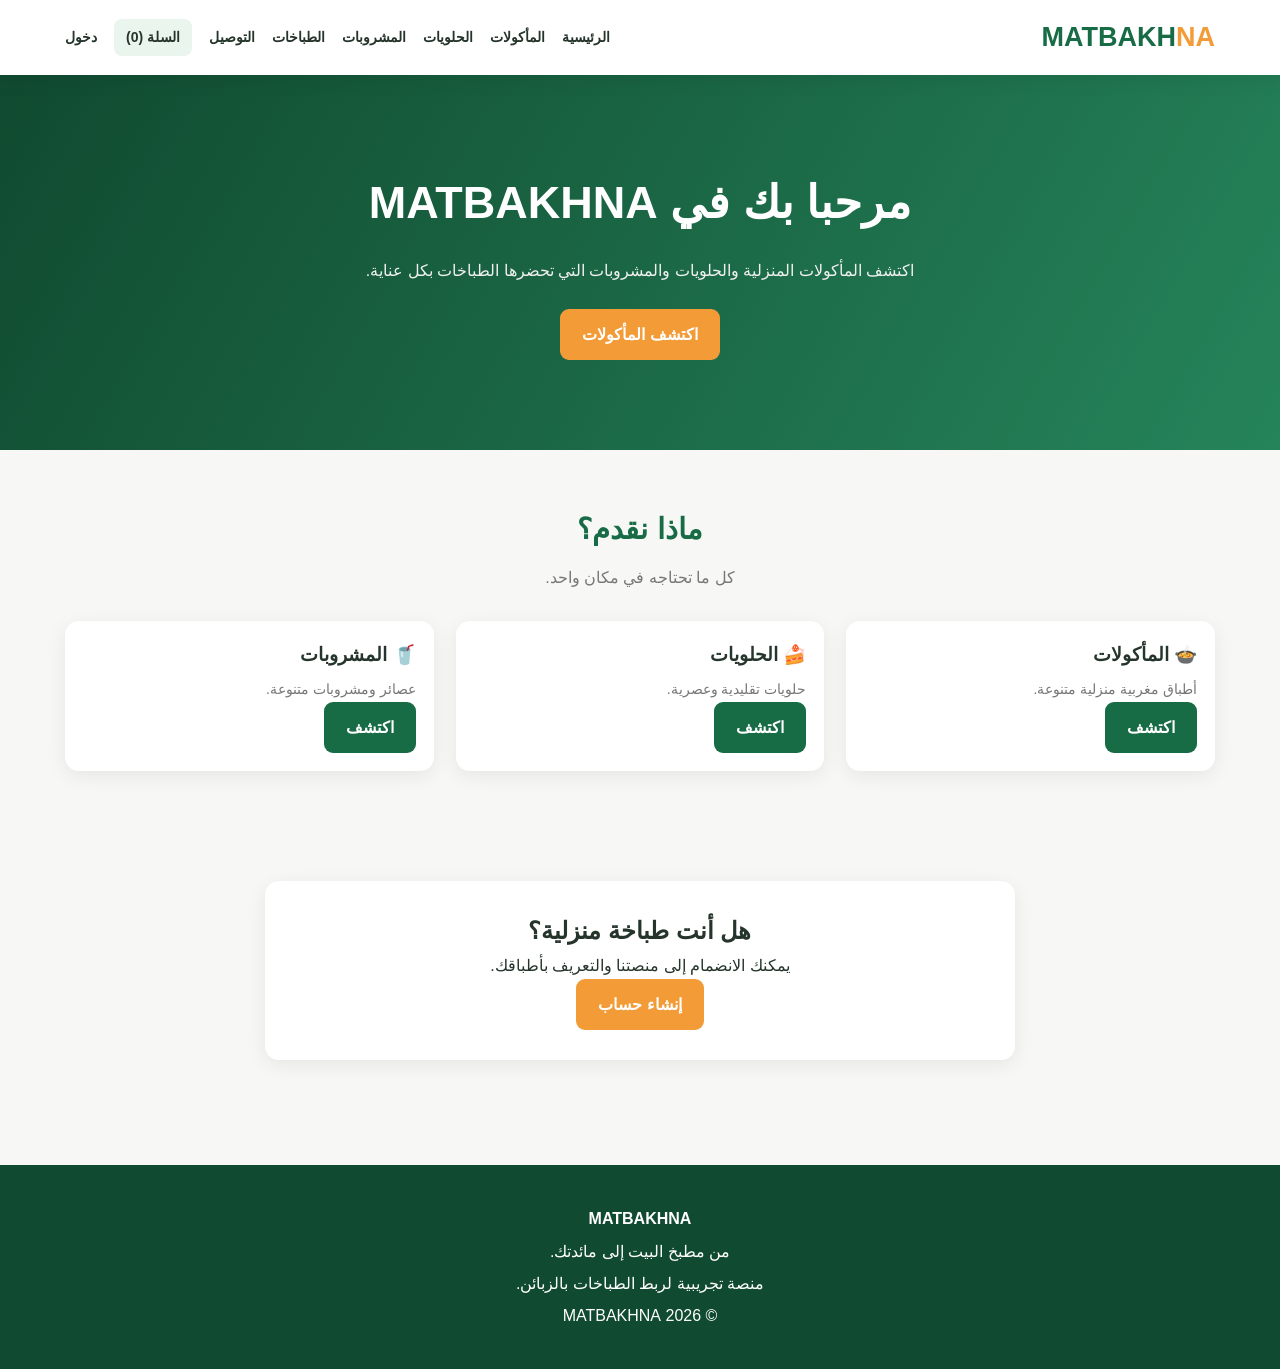
<file: index.html>
<!DOCTYPE html>
<html lang="ar" dir="rtl">
<head>
    <meta charset="UTF-8">
    <meta name="viewport" content="width=device-width, initial-scale=1">
    <title>MATBAKHNA | الرئيسية</title>
    <link rel="stylesheet" href="css/style.css">
</head>

<body>
<header id="site-header"></header>

<section class="hero">
    <div class="container">
        <h1>مرحبا بك في MATBAKHNA</h1>
        <p>
            اكتشف المأكولات المنزلية والحلويات والمشروبات
            التي تحضرها الطباخات بكل عناية.
        </p>
        <a href="food.html" class="button">اكتشف المأكولات</a>
    </div>
</section>

<section class="section container">
    <h2 class="section-title">ماذا نقدم؟</h2>
    <p class="intro">كل ما تحتاجه في مكان واحد.</p>

    <div class="products">

        <article class="card">
            <div class="card-content">
                <h3>🍲 المأكولات</h3>
                <p>أطباق مغربية منزلية متنوعة.</p>
                <a href="food.html" class="button button-green">اكتشف</a>
            </div>
        </article>

        <article class="card">
            <div class="card-content">
                <h3>🍰 الحلويات</h3>
                <p>حلويات تقليدية وعصرية.</p>
                <a href="desserts.html" class="button button-green">اكتشف</a>
            </div>
        </article>

        <article class="card">
            <div class="card-content">
                <h3>🥤 المشروبات</h3>
                <p>عصائر ومشروبات متنوعة.</p>
                <a href="drinks.html" class="button button-green">اكتشف</a>
            </div>
        </article>

    </div>
</section>

<section class="section">
    <div class="container info-box">
        <h2>هل أنت طباخة منزلية؟</h2>
        <p>يمكنك الانضمام إلى منصتنا والتعريف بأطباقك.</p>
        <a href="register.html" class="button">إنشاء حساب</a>
    </div>
</section>

<footer id="site-footer"></footer>

<script src="js/app.js" defer></script>
</body>
</html>
</file>
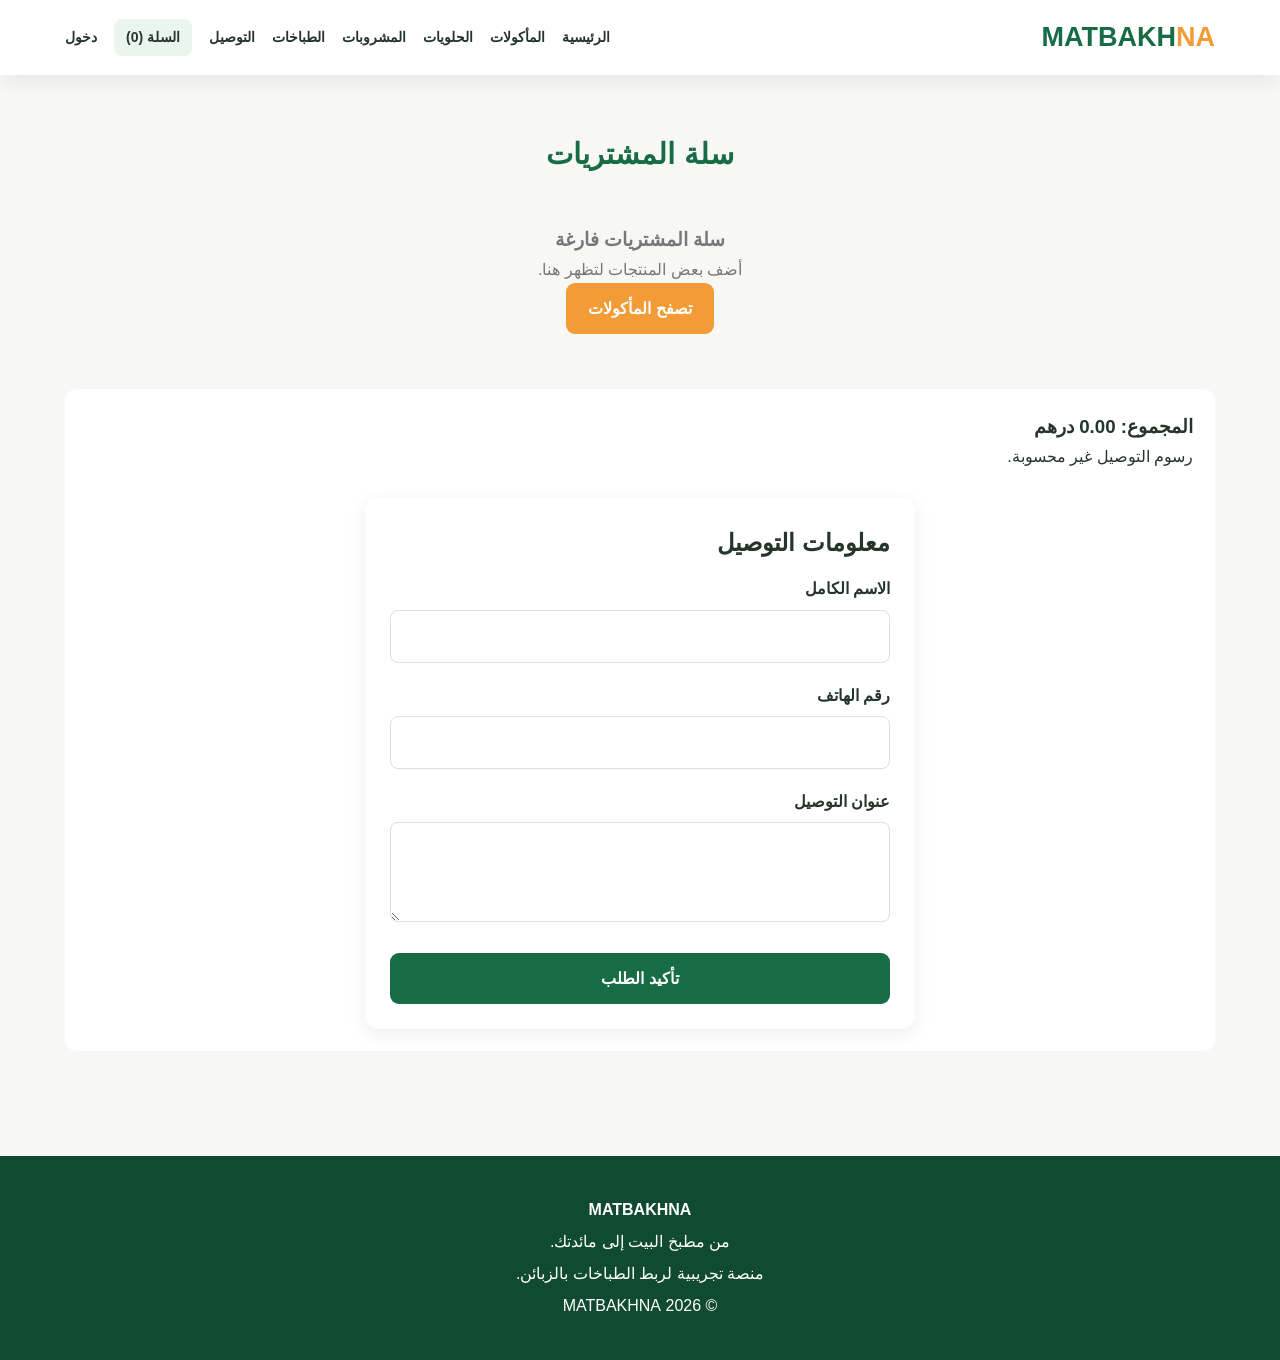
<file: cart.html>
<!DOCTYPE html>
<html lang="ar" dir="rtl">
<head>
    <meta charset="UTF-8">
    <meta name="viewport" content="width=device-width, initial-scale=1">
    <title>سلة المشتريات | MATBAKHNA</title>
    <link rel="stylesheet" href="css/style.css">
</head>

<body>

<header id="site-header"></header>

<section class="section container">

    <h1 class="section-title">سلة المشتريات</h1>

    <div id="cart-items"></div>

    <div class="cart-summary">
        <h3>المجموع: <span id="total">0</span></h3>
        <p>رسوم التوصيل غير محسوبة.</p>

        <br>

        <form id="order-form">

            <h2>معلومات التوصيل</h2>

            <label for="customer-name">الاسم الكامل</label>
            <input
                type="text"
                id="customer-name"
                required
                minlength="2"
            >

            <label for="customer-phone">رقم الهاتف</label>
            <input
                type="tel"
                id="customer-phone"
                required
                pattern="[0-9+ ()-]{8,20}"
            >

            <label for="customer-address">عنوان التوصيل</label>
            <textarea
                id="customer-address"
                required
                minlength="5"
            ></textarea>

            <button class="button button-green form-button" type="submit">
                تأكيد الطلب
            </button>

        </form>
    </div>

</section>

<footer id="site-footer"></footer>

<script src="js/app.js" defer></script>
</body>
</html>
</file>
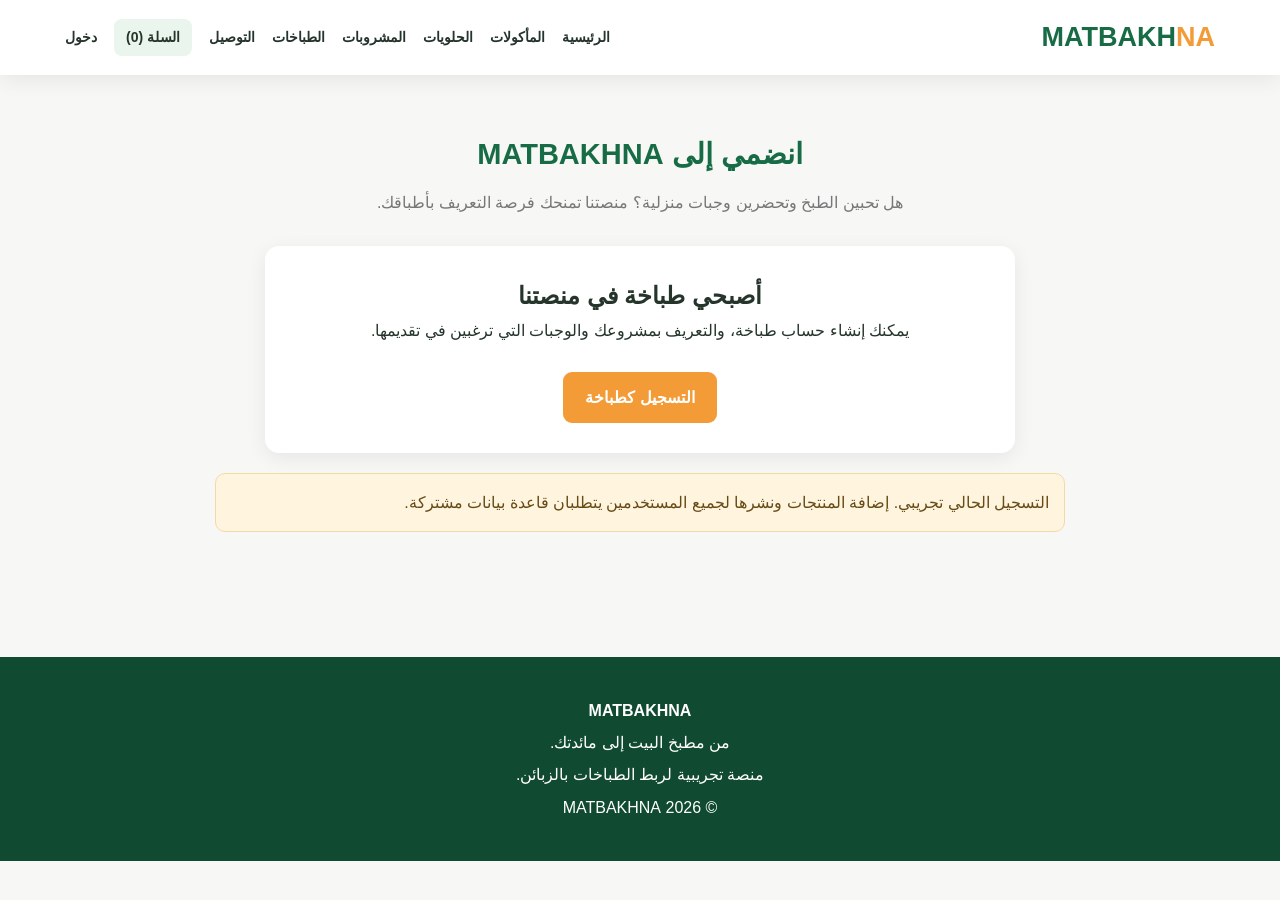
<file: cooks.html>
<!DOCTYPE html>
<html lang="ar" dir="rtl">
<head>
    <meta charset="UTF-8">
    <meta name="viewport" content="width=device-width, initial-scale=1">
    <title>الطباخات | MATBAKHNA</title>
    <link rel="stylesheet" href="css/style.css">
</head>

<body>

<header id="site-header"></header>

<section class="section container">
    <h1 class="section-title">انضمي إلى MATBAKHNA</h1>

    <p class="intro">
        هل تحبين الطبخ وتحضرين وجبات منزلية؟
        منصتنا تمنحك فرصة التعريف بأطباقك.
    </p>

    <div class="info-box">
        <h2>أصبحي طباخة في منصتنا</h2>

        <p>
            يمكنك إنشاء حساب طباخة، والتعريف بمشروعك
            والوجبات التي ترغبين في تقديمها.
        </p>

        <br>

        <a href="register.html" class="button">
            التسجيل كطباخة
        </a>
    </div>

    <div class="notice">
        التسجيل الحالي تجريبي. إضافة المنتجات ونشرها لجميع المستخدمين
        يتطلبان قاعدة بيانات مشتركة.
    </div>
</section>

<footer id="site-footer"></footer>

<script src="js/app.js" defer></script>
</body>
</html>
</file>
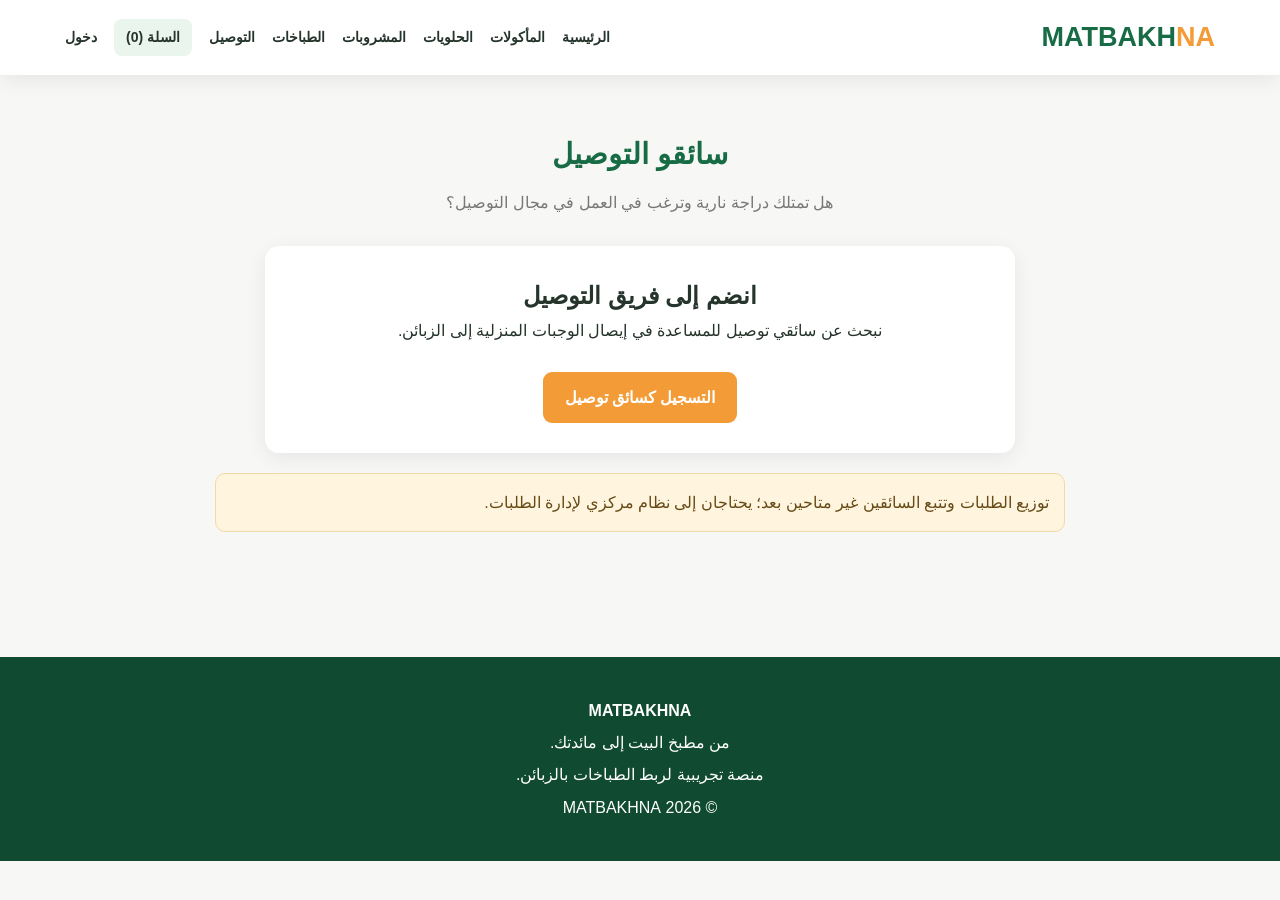
<file: delivery.html>
<!DOCTYPE html>
<html lang="ar" dir="rtl">
<head>
    <meta charset="UTF-8">
    <meta name="viewport" content="width=device-width, initial-scale=1">
    <title>سائقو التوصيل | MATBAKHNA</title>
    <link rel="stylesheet" href="css/style.css">
</head>

<body>

<header id="site-header"></header>

<section class="section container">
    <h1 class="section-title">سائقو التوصيل</h1>

    <p class="intro">
        هل تمتلك دراجة نارية وترغب في العمل في مجال التوصيل؟
    </p>

    <div class="info-box">
        <h2>انضم إلى فريق التوصيل</h2>

        <p>
            نبحث عن سائقي توصيل للمساعدة في إيصال
            الوجبات المنزلية إلى الزبائن.
        </p>

        <br>

        <a href="register.html" class="button">
            التسجيل كسائق توصيل
        </a>
    </div>

    <div class="notice">
        توزيع الطلبات وتتبع السائقين غير متاحين بعد؛
        يحتاجان إلى نظام مركزي لإدارة الطلبات.
    </div>
</section>

<footer id="site-footer"></footer>

<script src="js/app.js" defer></script>
</body>
</html>
</file>
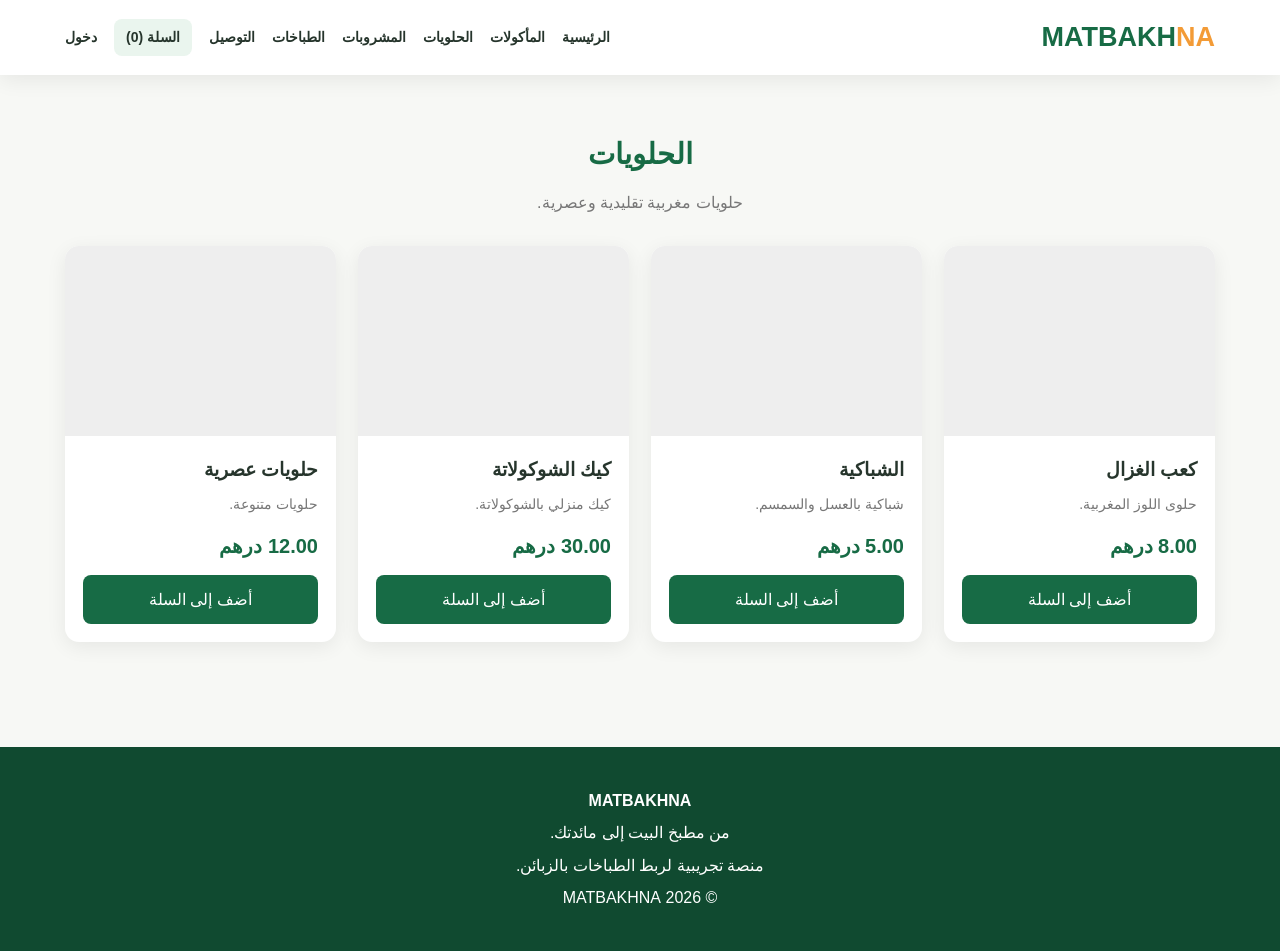
<file: desserts.html>
<!DOCTYPE html>
<html lang="ar" dir="rtl">
<head>
    <meta charset="UTF-8">
    <meta name="viewport" content="width=device-width, initial-scale=1">
    <title>الحلويات | MATBAKHNA</title>
    <link rel="stylesheet" href="css/style.css">
</head>

<body data-page="desserts">

<header id="site-header"></header>

<section class="section container">
    <h1 class="section-title">الحلويات</h1>
    <p class="intro">حلويات مغربية تقليدية وعصرية.</p>

    <div id="products-container" class="products"></div>
</section>

<footer id="site-footer"></footer>

<script src="js/app.js" defer></script>
</body>
</html>
</file>
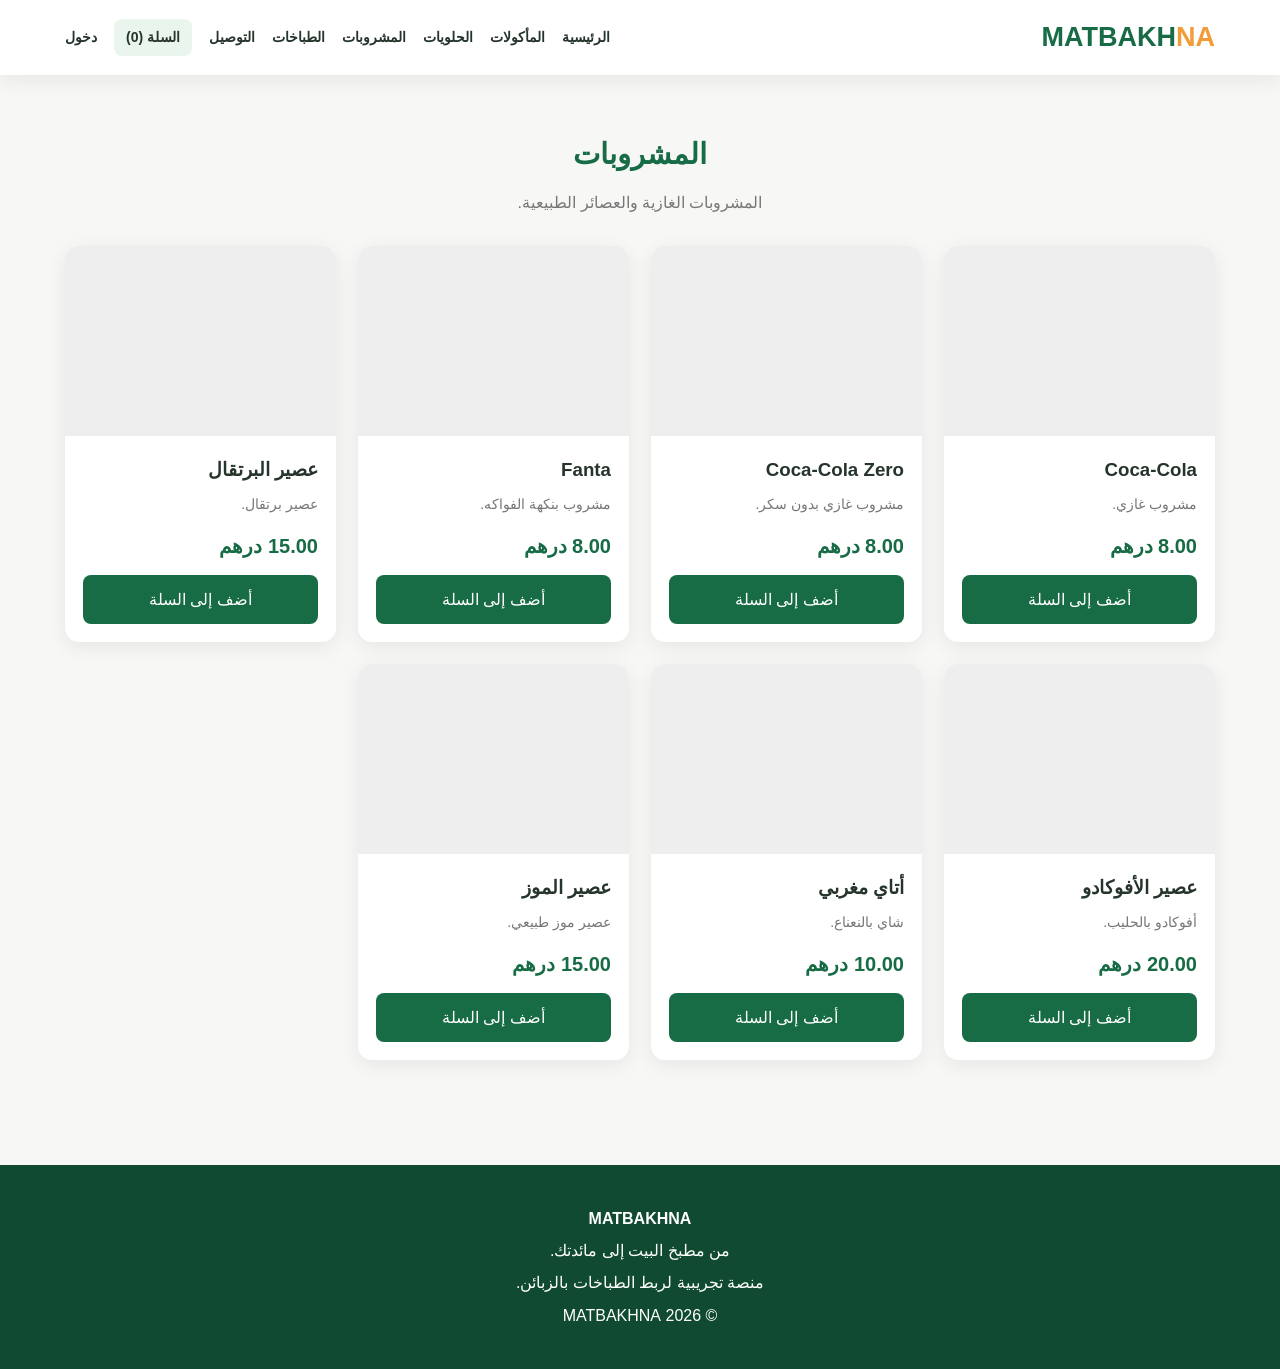
<file: drinks.html>
<!DOCTYPE html>
<html lang="ar" dir="rtl">
<head>
    <meta charset="UTF-8">
    <meta name="viewport" content="width=device-width, initial-scale=1">
    <title>المشروبات | MATBAKHNA</title>
    <link rel="stylesheet" href="css/style.css">
</head>

<body data-page="drinks">

<header id="site-header"></header>

<section class="section container">
    <h1 class="section-title">المشروبات</h1>
    <p class="intro">المشروبات الغازية والعصائر الطبيعية.</p>

    <div id="products-container" class="products"></div>
</section>

<footer id="site-footer"></footer>

<script src="js/app.js" defer></script>
</body>
</html>
</file>
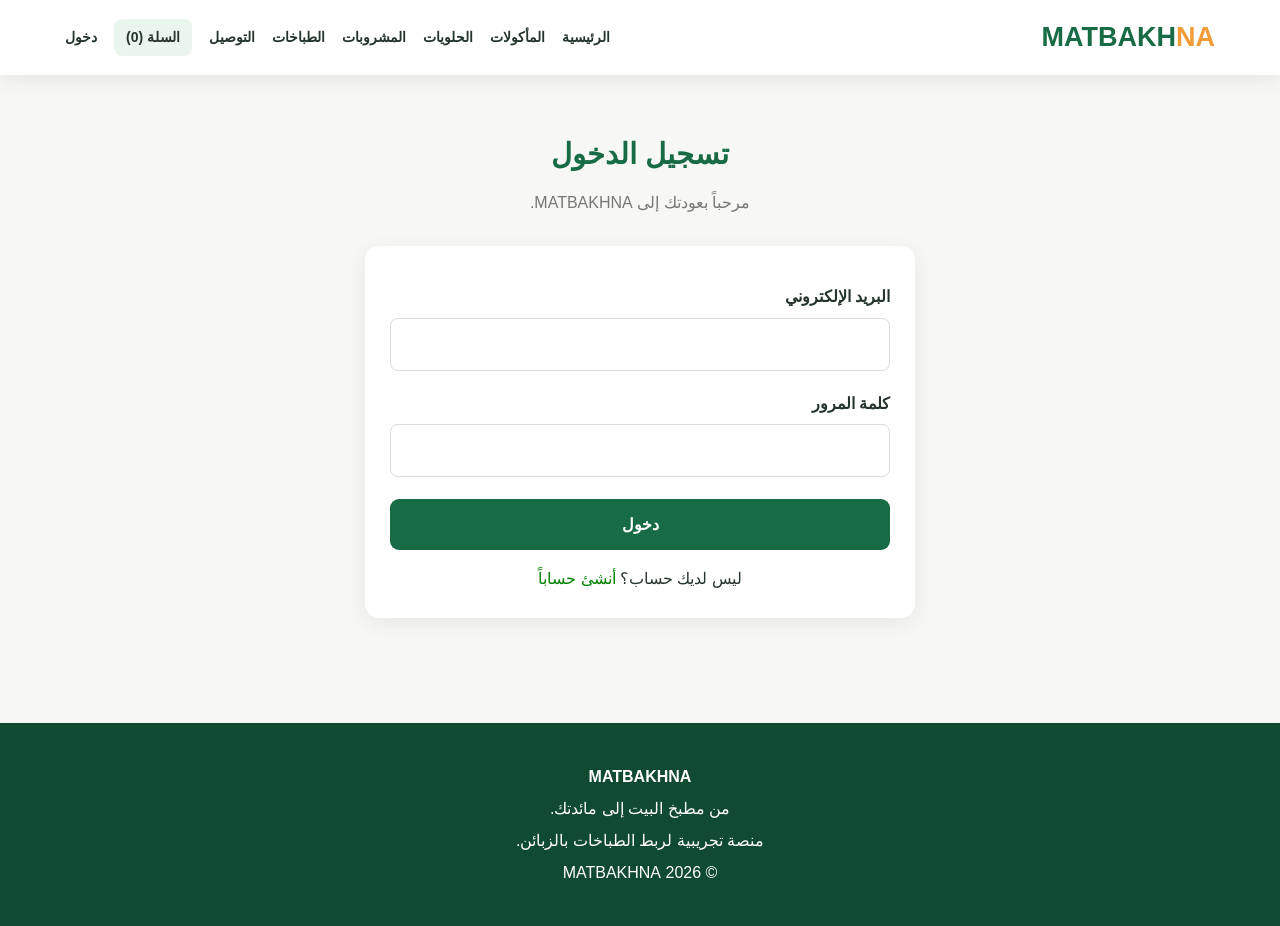
<file: login.html>
<!DOCTYPE html>
<html lang="ar" dir="rtl">
<head>
    <meta charset="UTF-8">
    <meta name="viewport" content="width=device-width, initial-scale=1">
    <title>تسجيل الدخول | MATBAKHNA</title>
    <link rel="stylesheet" href="css/style.css">
</head>

<body>

<header id="site-header"></header>

<section class="section container">

    <h1 class="section-title">تسجيل الدخول</h1>

    <p class="intro">مرحباً بعودتك إلى MATBAKHNA.</p>

    <form id="login-form">

        <label for="email">البريد الإلكتروني</label>
        <input
            type="email"
            id="email"
            required
            autocomplete="email"
        >

        <label for="password">كلمة المرور</label>
        <input
            type="password"
            id="password"
            required
            autocomplete="current-password"
        >

        <button class="button button-green form-button" type="submit">
            دخول
        </button>

        <p style="text-align:center;margin-top:15px">
            ليس لديك حساب؟
            <a href="register.html" style="color:green">أنشئ حساباً</a>
        </p>

    </form>

</section>

<footer id="site-footer"></footer>

<script src="js/app.js" defer></script>
</body>
</html>
</file>
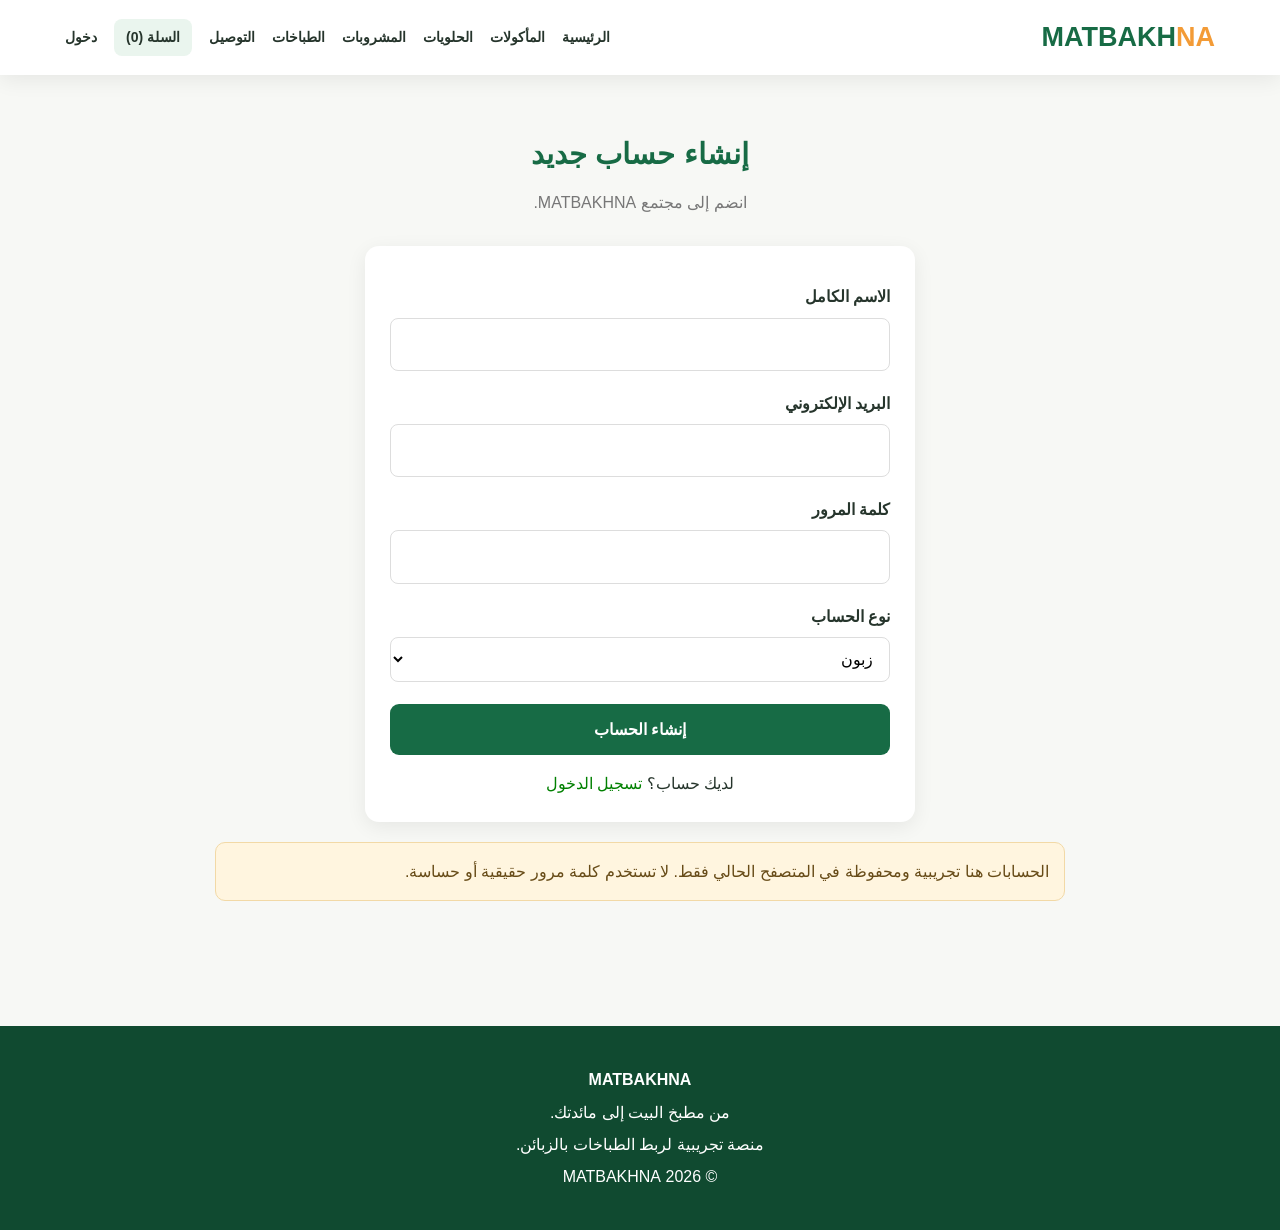
<file: register.html>
<!DOCTYPE html>
<html lang="ar" dir="rtl">
<head>
    <meta charset="UTF-8">
    <meta name="viewport" content="width=device-width, initial-scale=1">
    <title>إنشاء حساب | MATBAKHNA</title>
    <link rel="stylesheet" href="css/style.css">
</head>

<body>

<header id="site-header"></header>

<section class="section container">

    <h1 class="section-title">إنشاء حساب جديد</h1>

    <p class="intro">انضم إلى مجتمع MATBAKHNA.</p>

    <form id="register-form">

        <label for="name">الاسم الكامل</label>
        <input
            type="text"
            id="name"
            required
            minlength="2"
            autocomplete="name"
        >

        <label for="email">البريد الإلكتروني</label>
        <input
            type="email"
            id="email"
            required
            autocomplete="email"
        >

        <label for="password">كلمة المرور</label>
        <input
            type="password"
            id="password"
            required
            minlength="8"
            autocomplete="new-password"
        >

        <label for="role">نوع الحساب</label>
        <select id="role" required>
            <option value="customer">زبون</option>
            <option value="cook">طباخة</option>
            <option value="driver">سائق توصيل</option>
        </select>

        <button class="button button-green form-button" type="submit">
            إنشاء الحساب
        </button>

        <p style="text-align:center;margin-top:15px">
            لديك حساب؟
            <a href="login.html" style="color:green">تسجيل الدخول</a>
        </p>

    </form>

    <div class="notice">
        الحسابات هنا تجريبية ومحفوظة في المتصفح الحالي فقط.
        لا تستخدم كلمة مرور حقيقية أو حساسة.
    </div>

</section>

<footer id="site-footer"></footer>

<script src="js/app.js" defer></script>
</body>
</html>
</file>
<file: css/style.css>
:root {
    --green: #176b45;
    --green-dark: #104a30;
    --green-light: #eaf5ee;
    --orange: #f39b36;
    --bg: #f7f8f5;
    --white: #ffffff;
    --text: #26352c;
    --muted: #777;
    --danger: #d93636;
    --shadow: 0 5px 20px rgba(0,0,0,.07);
}

* {
    box-sizing: border-box;
    margin: 0;
    padding: 0;
}

body {
    font-family: Arial, sans-serif;
    background: var(--bg);
    color: var(--text);
    direction: rtl;
    line-height: 1.7;
}

a {
    text-decoration: none;
    color: inherit;
}

button, input, textarea, select {
    font: inherit;
}

button {
    cursor: pointer;
}

.container {
    width: min(1150px, 92%);
    margin: auto;
}

header {
    background: white;
    box-shadow: var(--shadow);
    position: sticky;
    top: 0;
    z-index: 100;
}

.header-inner {
    min-height: 75px;
    display: flex;
    align-items: center;
    justify-content: space-between;
    gap: 20px;
    flex-wrap: wrap;
    padding: 12px 0;
}

.logo {
    font-size: 27px;
    font-weight: bold;
    color: var(--green);
}

.logo span {
    color: var(--orange);
}

nav {
    display: flex;
    align-items: center;
    gap: 17px;
    flex-wrap: wrap;
}

nav a {
    font-size: 14px;
    font-weight: bold;
}

nav a:hover,
nav a.active {
    color: var(--orange);
}

.cart-link {
    background: var(--green-light);
    padding: 7px 12px;
    border-radius: 8px;
}

.hero {
    background: linear-gradient(120deg, #104a30, #25845a);
    color: white;
    text-align: center;
    padding: 90px 20px;
}

.hero h1 {
    font-size: clamp(28px, 5vw, 45px);
    margin-bottom: 15px;
}

.hero p {
    max-width: 650px;
    margin: 0 auto 25px;
    color: #f0f0f0;
}

.button {
    display: inline-block;
    background: var(--orange);
    color: white;
    border: none;
    border-radius: 9px;
    padding: 12px 22px;
    font-weight: bold;
}

.button:hover {
    filter: brightness(.94);
}

.button-green {
    background: var(--green);
}

.button-danger {
    background: var(--danger);
}

.section {
    padding: 55px 0;
}

.section-title {
    text-align: center;
    color: var(--green);
    font-size: 29px;
    margin-bottom: 10px;
}

.intro {
    text-align: center;
    color: var(--muted);
    margin-bottom: 30px;
}

.products {
    display: grid;
    grid-template-columns: repeat(auto-fit, minmax(220px, 1fr));
    gap: 22px;
}

.card {
    background: white;
    border-radius: 14px;
    overflow: hidden;
    box-shadow: var(--shadow);
    transition: transform .2s;
}

.card:hover {
    transform: translateY(-4px);
}

.card img {
    width: 100%;
    height: 190px;
    object-fit: cover;
    display: block;
    background: #eee;
}

.card-content {
    padding: 18px;
}

.card h3 {
    margin-bottom: 7px;
}

.card p {
    color: var(--muted);
    font-size: 14px;
}

.price {
    color: var(--green);
    font-size: 20px;
    font-weight: bold;
    margin: 12px 0;
}

.add-button {
    background: var(--green);
    color: white;
    border: 0;
    padding: 11px;
    border-radius: 8px;
    width: 100%;
}

.add-button:hover {
    background: var(--green-dark);
}

.info-box {
    background: white;
    padding: 30px;
    border-radius: 14px;
    box-shadow: var(--shadow);
    max-width: 750px;
    margin: auto;
    text-align: center;
}

form {
    background: white;
    padding: 25px;
    border-radius: 14px;
    box-shadow: var(--shadow);
    max-width: 550px;
    margin: auto;
}

label {
    display: block;
    font-weight: bold;
    margin-top: 12px;
}

input, textarea, select {
    width: 100%;
    padding: 12px;
    margin: 7px 0;
    border: 1px solid #ddd;
    border-radius: 8px;
    background: white;
}

textarea {
    min-height: 100px;
    resize: vertical;
}

.form-button {
    width: 100%;
    margin-top: 15px;
}

.cart-item {
    background: white;
    padding: 17px;
    margin: 12px 0;
    border-radius: 10px;
    box-shadow: var(--shadow);
    display: flex;
    align-items: center;
    justify-content: space-between;
    gap: 12px;
    flex-wrap: wrap;
}

.quantity-controls {
    display: flex;
    align-items: center;
    gap: 10px;
}

.quantity-controls button {
    border: 0;
    background: var(--green-light);
    padding: 5px 12px;
    border-radius: 6px;
}

.cart-summary {
    background: white;
    padding: 22px;
    border-radius: 12px;
    margin-top: 20px;
}

.empty {
    text-align: center;
    padding: 35px;
    color: var(--muted);
}

footer {
    background: var(--green-dark);
    color: white;
    padding: 35px 15px;
    text-align: center;
    margin-top: 50px;
}

footer p {
    margin: 5px;
}

footer a {
    color: #ffd08e;
}

.badge {
    background: var(--orange);
    color: white;
    padding: 3px 9px;
    border-radius: 20px;
    font-size: 12px;
}

.notice {
    background: #fff5df;
    border: 1px solid #f2d9a6;
    border-radius: 10px;
    padding: 15px;
    margin: 20px auto;
    max-width: 850px;
    color: #674b17;
}

@media(max-width: 700px) {
    .header-inner {
        justify-content: center;
    }

    nav {
        justify-content: center;
        gap: 12px;
    }

    nav a {
        font-size: 13px;
    }

    .hero {
        padding: 65px 15px;
    }

    .cart-item {
        align-items: flex-start;
        flex-direction: column;
    }
}
</file>
